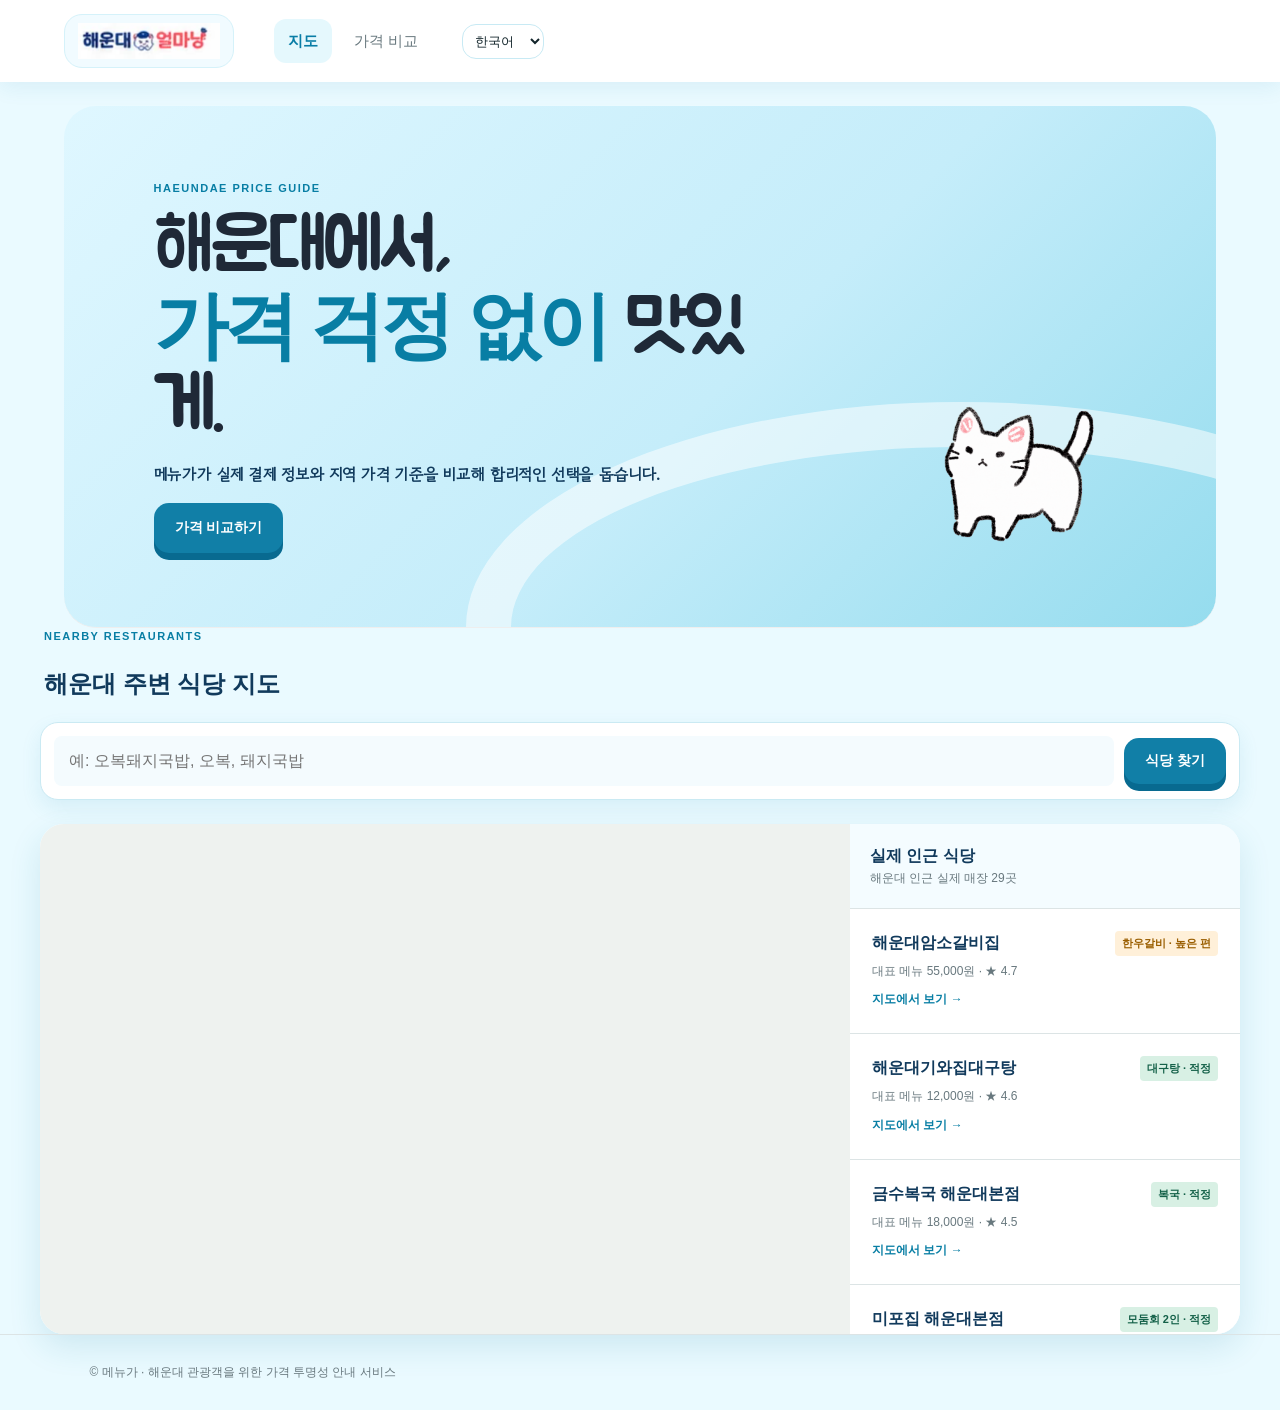
<file: index.html>
﻿<!doctype html>
<html lang="ko">
<head>
  <meta charset="UTF-8">
  <meta name="viewport" content="width=device-width, initial-scale=1.0">
  <title>해운대 얼마냥 | 합리적인 해운대 식당 선택</title>
  <link rel="stylesheet" href="styles.css?v=20260805-rounded-hero-font">
  <link rel="preconnect" href="https://fonts.googleapis.com">
  <link rel="preconnect" href="https://fonts.gstatic.com" crossorigin>
  <link href="https://fonts.googleapis.com/css2?family=Gowun+Dodum&family=Jua&display=swap" rel="stylesheet">
</head>
<body>
  <header class="site-header">
    <a class="brand logo-brand" href="index.html"><img src="logo.png" alt="해운대 얼마냥"></a>
    <nav><a class="active" href="index.html">지도</a><a href="price.html" data-i18n="navPrice">가격 비교</a></nav>
    <select class="language" aria-label="언어 선택"><option value="ko">한국어</option><option value="en">English</option><option value="ja">日本語</option><option value="zh">中文</option></select>
  </header>
  <main>
    <section class="hero page-shell"><div><p class="eyebrow">HAEUNDAE PRICE GUIDE</p><h1 data-i18n="homeTitle">해운대에서,<br>가격 걱정 없이 맛있게.</h1><p data-i18n="homeDesc">메뉴 가격과 지역 기준을 비교해 합리적인 선택을 돕습니다.</p><div class="hero-actions"><a class="button primary" href="price.html" data-i18n="goPrice">가격 비교하기</a></div></div><img class="cat-mascot" src="cat-mascot.png" alt="고양이 마스코트"></section>
    <section class="page-shell nearby-section" id="nearby-map"><div class="section-heading"><div><p class="eyebrow">NEARBY RESTAURANTS</p><h2 data-i18n="mapTitle">해운대 주변 식당 지도</h2></div></div>
      <form class="nearby-search" id="nearbySearch"></form>
      <div class="map-layout home-map-layout"><section class="live-map"><iframe id="actualMap" class="actual-map" title="해운대해수욕장 주변 음식점 지도" src="https://www.google.com/maps?q=restaurants%20near%20Haeundae%20Beach%20Busan&output=embed" loading="lazy"></iframe></section><aside class="place-panel"><div class="panel-head"><b id="nearbyTitle">실제 인근 식당</b><span id="nearbySubtitle">해운대해수욕장 주변 식당</span></div><div id="placeList" class="place-list"></div></aside></div>
    </section>
  </main>
  <footer data-i18n="footerHome">© 메뉴가 · 해운대 관광객을 위한 가격 투명성 안내 서비스</footer>
  <script src="//dapi.kakao.com/v2/maps/sdk.js?appkey=11bd66684ae7b1cc117440ee61e52e2c&libraries=services"></script>
  <script src="app.js?v=20260805-search-status-fix"></script>
</body>
</html>
</file>
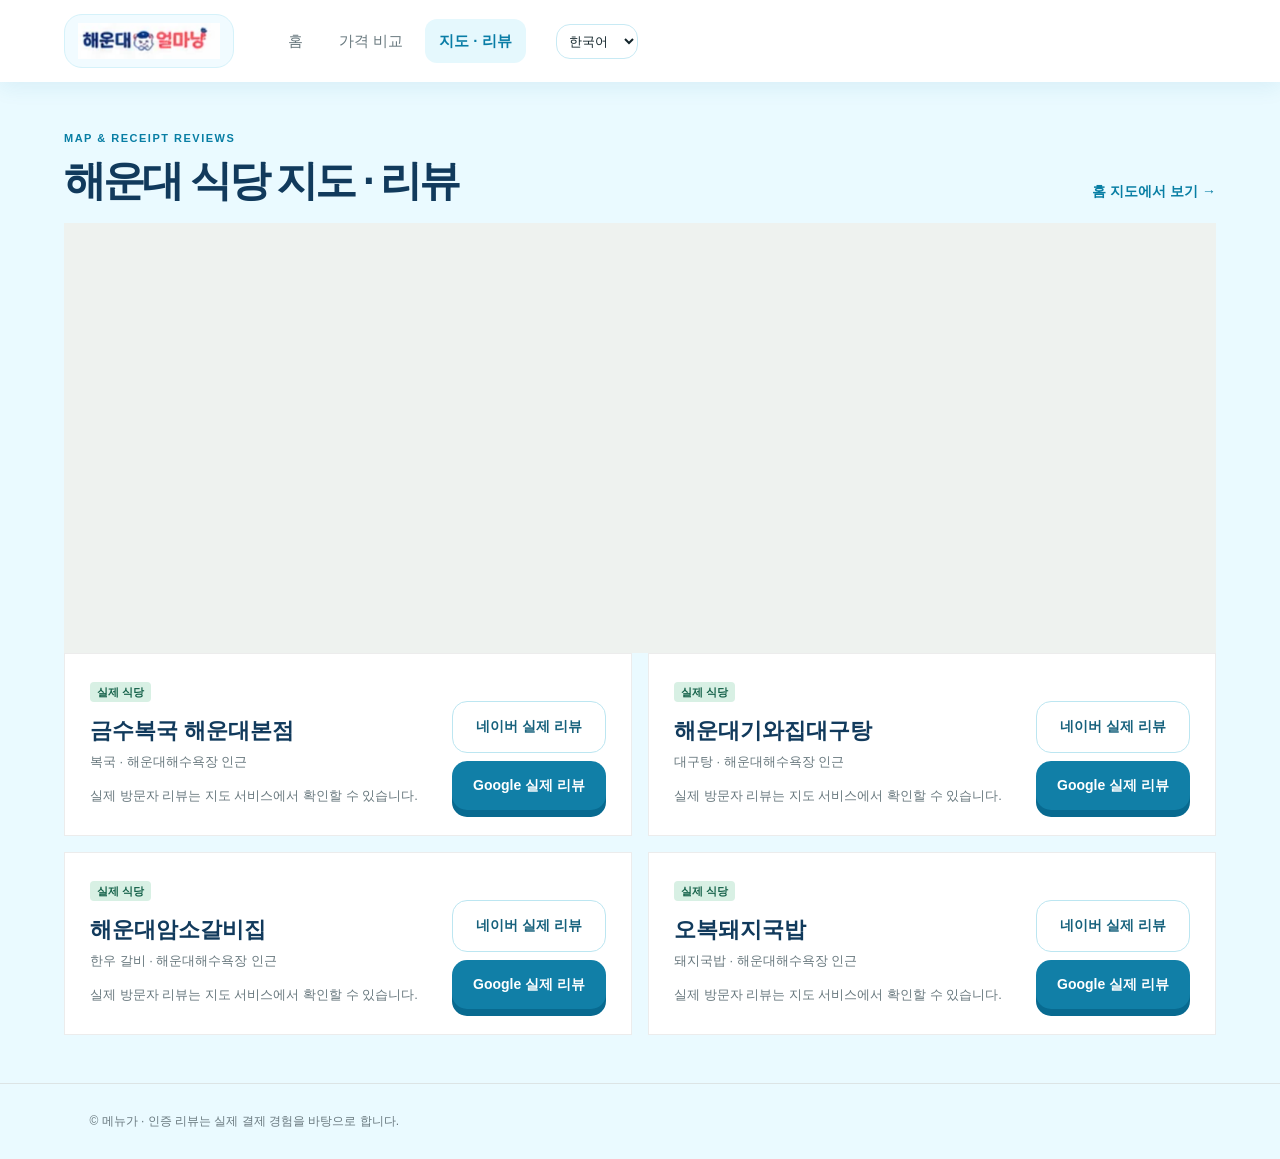
<file: map.html>
﻿<!doctype html>
<html lang="ko">
<head>
  <meta charset="UTF-8">
  <meta name="viewport" content="width=device-width, initial-scale=1.0">
  <title>지도 · 리뷰 | 해운대 얼마냥</title>
  <link rel="stylesheet" href="styles.css?v=20260805-mobile-hero-size">
</head>
<body>
  <header class="site-header">
    <a class="brand logo-brand" href="index.html"><img src="logo.png" alt="해운대 얼마냥"></a>
    <nav><a href="index.html" data-i18n="navHome">홈</a><a href="price.html" data-i18n="navPrice">가격 비교</a><a class="active" href="map.html" data-i18n="navMap">지도 · 리뷰</a></nav>
    <select class="language" aria-label="언어 선택"><option value="ko">한국어</option><option value="en">English</option><option value="ja">日本語</option><option value="zh">中文</option></select>
  </header>
  <main class="map-page">
    <div class="map-toolbar"><div><p class="eyebrow">MAP & RECEIPT REVIEWS</p><h1>해운대 식당 지도 · 리뷰</h1></div><a class="text-link" href="index.html">홈 지도에서 보기 →</a></div>
    <section class="live-map map-page-map"><iframe class="actual-map" title="해운대해수욕장 주변 음식점 지도" src="https://www.google.com/maps?q=restaurants%20near%20Haeundae%20Beach%20Busan&output=embed" loading="lazy"></iframe></section>
    <div class="review-directory" id="reviewDirectory"></div>
  </main>
  <div class="modal" id="reviewModal" hidden><div class="modal-box"><button class="modal-close" aria-label="닫기">×</button><p class="eyebrow">RECEIPT REVIEW</p><h2 id="modalTitle">식당 리뷰</h2><div id="reviewSummary"></div><div id="reviewList"></div><form id="reviewForm"><label><span data-i18n="ratingLabel">별점</span><select id="rating"><option value="5">5점 · 매우 만족</option><option value="4">4점 · 만족</option><option value="3">3점 · 보통</option><option value="2">2점 · 아쉬움</option><option value="1">1점 · 불만족</option></select></label><label><span data-i18n="reviewLabel">후기</span><textarea id="reviewText" placeholder="가격표와 실제 결제 금액을 남겨 주세요."></textarea></label><button class="button primary full" type="submit" data-i18n="submitReview">리뷰 등록</button></form></div></div>
  <footer data-i18n="footerReview">© 메뉴가 · 인증 리뷰는 실제 결제 경험을 바탕으로 합니다.</footer>
  <script src="app.js?v=20260805-search-status-fix"></script>
</body>
</html>
</file>
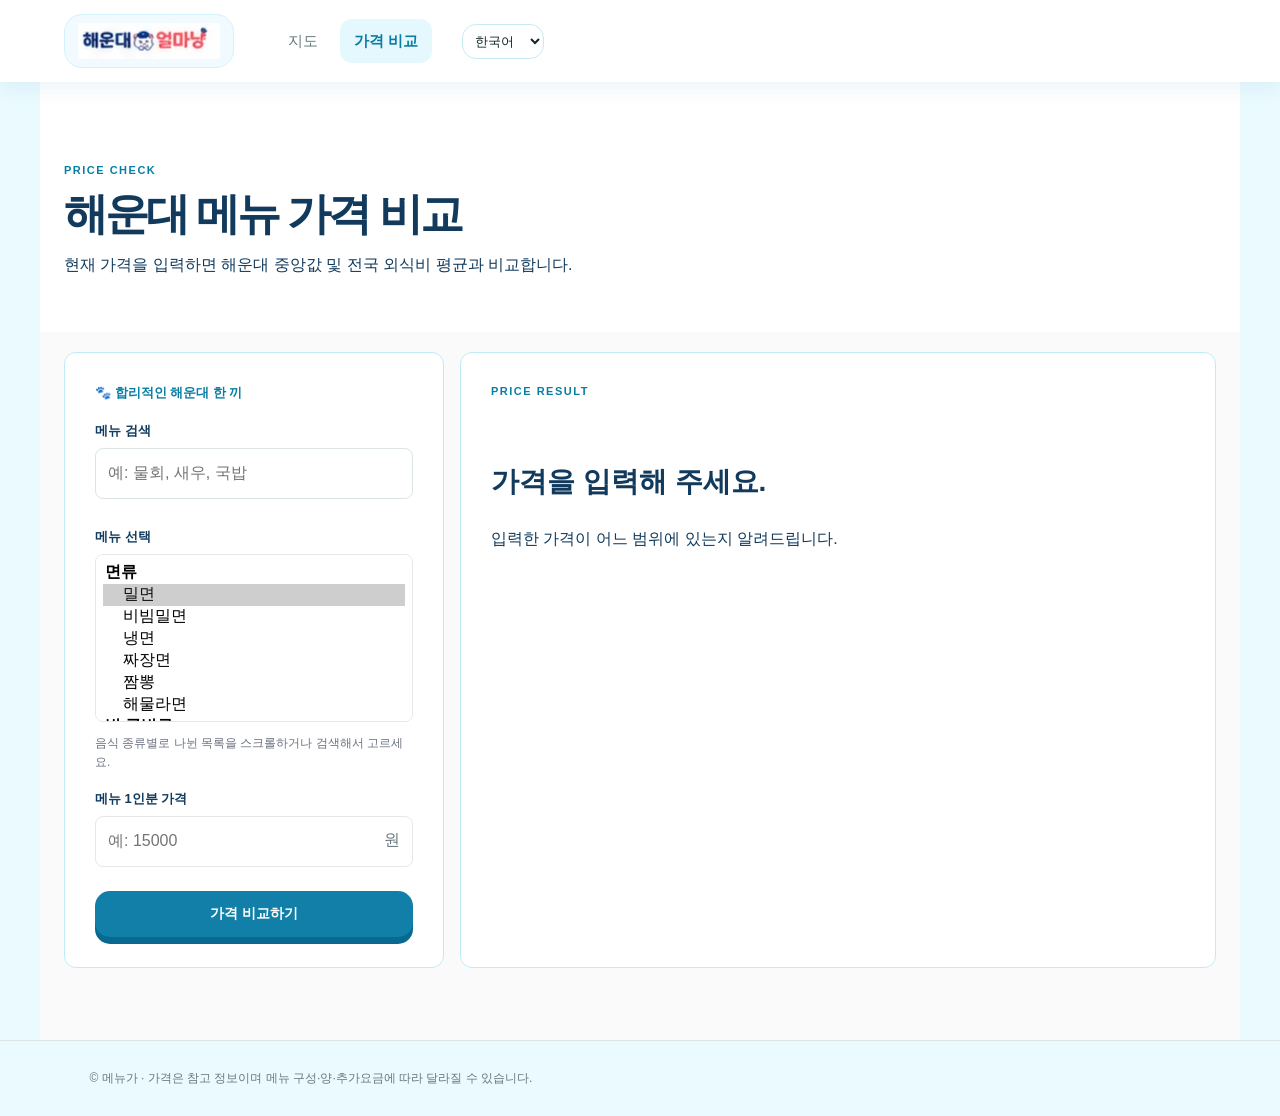
<file: price.html>
﻿<!doctype html>
<html lang="ko">
<head>
  <meta charset="UTF-8">
  <meta name="viewport" content="width=device-width, initial-scale=1.0">
  <title>가격 비교 | 해운대 얼마냥</title>
  <link rel="stylesheet" href="styles.css?v=20260805-mobile-hero-size">
</head>
<body>
  <header class="site-header">
    <a class="brand logo-brand" href="index.html"><img src="logo.png" alt="해운대 얼마냥"></a>
    <nav><a href="index.html">지도</a><a class="active" href="price.html" data-i18n="navPrice">가격 비교</a></nav>
    <select class="language" aria-label="언어 선택"><option value="ko">한국어</option><option value="en">English</option><option value="ja">日本語</option><option value="zh">中文</option></select>
  </header>
  <main class="page-shell">
    <div class="page-intro"><p class="eyebrow">PRICE CHECK</p><h1 data-i18n="priceTitle">해운대 메뉴 가격 비교</h1><p data-i18n="priceDesc">현재 가격을 입력하면 해운대 중앙값과 비교합니다.</p></div>
    <section class="comparison-layout">
      <form class="calculator-card" id="priceForm"></form>
      <section class="result-card" aria-live="polite"><p class="eyebrow">PRICE RESULT</p><div id="resultEmpty"><h2 data-i18n="emptyTitle">가격을 입력해 주세요.</h2><p data-i18n="emptyDesc">입력한 가격이 어느 범위에 있는지 알려드립니다.</p></div><div id="resultContent" hidden></div></section>
    </section>
  </main>
  <footer data-i18n="footerPrice">© 메뉴가 · 가격은 참고 정보이며 메뉴 구성·양·추가요금에 따라 달라질 수 있습니다.</footer>
  <script src="//dapi.kakao.com/v2/maps/sdk.js?appkey=11bd66684ae7b1cc117440ee61e52e2c&libraries=services"></script>
  <script src="app.js?v=20260805-search-status-fix"></script>
</body>
</html>
</file>
<file: styles.css>
:root{--ink:#13252b;--muted:#68787e;--line:#dce4e5;--cream:#f7f6f1;--mint:#cbe9dd;--green:#0a6b58;--coral:#ef7658;--blue:#a7d9e7}*{box-sizing:border-box}body{margin:0;background:var(--cream);color:var(--ink);font-family:Arial,"Noto Sans KR",sans-serif;line-height:1.55}.site-header{height:76px;padding:0 clamp(20px,6vw,92px);display:flex;align-items:center;gap:30px;background:#fff;border-bottom:1px solid var(--line);position:sticky;top:0;z-index:10}.brand{display:flex;align-items:center;gap:9px;text-decoration:none;color:var(--ink);font-weight:800;font-size:20px;white-space:nowrap}.brand-mark{display:grid;place-items:center;width:28px;height:28px;border-radius:50%;background:var(--green);color:#fff;font:800 14px Georgia}nav{display:flex;gap:24px;margin-left:auto}nav a{color:var(--muted);font-size:14px;text-decoration:none;padding:26px 0 22px;border-bottom:3px solid transparent}nav a.active{color:var(--ink);font-weight:700;border-color:var(--green)}.language{border:1px solid var(--line);background:#fff;border-radius:8px;padding:8px;color:var(--ink)}.hero{min-height:580px;padding:100px max(7vw,24px);background:linear-gradient(120deg,#edf8f4 0%,#e8f5f1 53%,#d4edf4 100%);position:relative;overflow:hidden}.hero:after{content:"";position:absolute;width:700px;height:280px;border:35px solid rgba(10,107,88,.1);border-radius:50%;right:-180px;bottom:-140px}.eyebrow{font-size:11px;letter-spacing:1.5px;font-weight:800;color:var(--green);margin:0 0 12px}.hero h1,.page-intro h1,.map-toolbar h1{font-size:clamp(42px,6vw,78px);line-height:1.05;letter-spacing:-3px;margin:0;position:relative;z-index:1}.hero em{font-family:Georgia,serif;font-weight:400;color:var(--green)}.hero-copy{max-width:430px;color:#41575f;font-size:17px;margin:24px 0;position:relative;z-index:1}.hero-actions{display:flex;gap:10px;position:relative;z-index:1}.button{display:inline-block;border:0;border-radius:8px;padding:13px 20px;text-decoration:none;font-weight:700;font-size:14px;cursor:pointer;text-align:center}.primary{background:var(--green);color:white}.ghost{background:#fff;color:var(--ink);border:1px solid var(--line)}.full{width:100%;margin-top:24px}.hero-metrics{position:absolute;right:8vw;top:180px;z-index:2;width:250px;display:grid;gap:12px}.hero-metrics div{background:rgba(255,255,255,.85);border:1px solid #fff;border-radius:12px;padding:15px 18px;box-shadow:0 8px 28px rgba(40,88,91,.08)}.hero-metrics b,.hero-metrics span{display:block}.hero-metrics b{font-size:20px}.hero-metrics span{font-size:12px;color:var(--muted)}.section{padding:80px max(7vw,24px)}.section h2{font-size:32px;letter-spacing:-1px;margin:0 0 30px}.feature-grid{display:grid;grid-template-columns:repeat(3,1fr);gap:16px}.feature-grid article{padding:28px;border-top:3px solid var(--ink);background:#fff}.feature-number{font:24px Georgia;color:var(--coral)}.feature-grid h3{font-size:20px;margin:25px 0 8px}.feature-grid p,.source-note{color:var(--muted);font-size:14px}.dark-panel{margin:0 max(7vw,24px) 80px;padding:46px;background:var(--ink);color:white;display:flex;align-items:center;justify-content:space-between}.light{color:var(--mint)}.dark-panel h2{margin:0}.light-button{background:var(--mint);color:var(--ink)}footer{padding:28px max(7vw,24px);border-top:1px solid var(--line);font-size:12px;color:var(--muted)}.page-shell{max-width:1200px;margin:auto}.page-intro{padding:80px 24px 38px}.page-intro h1{font-size:50px}.comparison-layout{display:grid;grid-template-columns:380px 1fr;gap:16px;padding:0 24px 72px}.calculator-card,.result-card{padding:30px;background:#fff;border:1px solid var(--line);border-radius:12px}.calculator-card label{font-size:13px;font-weight:700;display:block;margin:18px 0 7px}.calculator-card small{color:var(--muted);font-weight:400}.calculator-card select,.price-input,input,textarea{width:100%;padding:12px;border:1px solid var(--line);border-radius:8px;background:#fff;font:inherit}.price-input{position:relative;padding:0;border:0}.price-input span{position:absolute;right:13px;top:12px;color:var(--muted)}.form-note{font-size:11px;color:var(--muted)}.result-card{background:linear-gradient(150deg,#fff,#edf8f4);min-height:380px}.result-card h2{font-size:28px;margin-top:60px}.result-summary h2{font-size:34px;margin:7px 0}.status{display:inline-block;padding:6px 10px;border-radius:20px;font-size:12px;font-weight:800}.status.ok{background:#d8f0e4;color:#176047}.status.warn{background:#fff0d9;color:#9a5e00}.status.high{background:#fde0dc;color:#a03326}.result-numbers{display:grid;grid-template-columns:repeat(3,1fr);gap:10px;margin-top:26px}.result-numbers div{padding:14px;background:#fff;border-radius:8px}.result-numbers span,.result-numbers b{display:block}.result-numbers span{font-size:11px;color:var(--muted)}.result-numbers b{margin-top:6px}.no-top-padding{padding-top:0}.section-heading{display:flex;justify-content:space-between;align-items:end}.data-badge{font-size:12px;padding:6px 10px;border:1px solid var(--line);border-radius:20px}.average-grid{display:grid;grid-template-columns:repeat(4,1fr);gap:10px}.average-grid div{background:#fff;padding:16px;border-radius:8px;border:1px solid var(--line)}.average-grid span,.average-grid b{display:block}.average-grid span{font-size:12px;color:var(--muted)}.average-grid b{font-size:18px;margin-top:6px}.map-page{min-height:calc(100vh - 130px);padding:48px max(5vw,20px)}.map-toolbar{display:flex;justify-content:space-between;align-items:end;margin-bottom:20px}.map-toolbar h1{font-size:42px}.filter-row{display:flex;gap:7px}.filter{background:#fff;border:1px solid var(--line);padding:9px 12px;border-radius:20px;cursor:pointer}.filter.active{border-color:var(--green);background:var(--green);color:#fff}.map-layout{display:grid;grid-template-columns:minmax(0,1fr) 390px;height:610px;border:1px solid var(--line);background:#fff}.map-canvas{position:relative;overflow:hidden;background:#edf1e8;background-image:linear-gradient(35deg,transparent 48%,#d8e0d3 49%,#d8e0d3 51%,transparent 52%),linear-gradient(125deg,transparent 48%,#d8e0d3 49%,#d8e0d3 51%,transparent 52%);background-size:95px 95px}.sea{position:absolute;right:-30px;top:-20px;width:42%;height:110%;background:#bfe5f0;border-radius:40% 0 0 45%;transform:rotate(4deg)}.map-label{position:absolute;z-index:1;font-size:12px;color:#24738a;font-weight:700}.beach{right:11%;top:49%}.map-road{position:absolute;background:#fff;z-index:1;box-shadow:0 0 0 1px #d4ddd2}.road-one{width:120%;height:20px;top:42%;left:-10%;transform:rotate(-17deg)}.road-two{height:120%;width:16px;top:-10%;left:43%;transform:rotate(25deg)}.marker{position:absolute;z-index:3;width:34px;height:34px;display:grid;place-items:center;background:var(--coral);border:3px solid white;border-radius:50% 50% 50% 0;transform:rotate(-45deg);box-shadow:0 4px 11px #526b7140;cursor:pointer}.marker span{transform:rotate(45deg);color:white;font-size:12px;font-weight:800}.map-credit{position:absolute;bottom:10px;left:12px;z-index:4;font-size:9px;color:#6a7d80;background:#ffffffb3;padding:4px}.place-panel{overflow:auto}.panel-head{padding:20px;border-bottom:1px solid var(--line)}.panel-head b,.panel-head span{display:block}.panel-head span{font-size:12px;color:var(--muted)}.place-card{padding:18px 20px;border-bottom:1px solid var(--line);cursor:pointer}.place-card:hover{background:#f4faf7}.place-top{display:flex;justify-content:space-between;gap:8px}.place-card h3{font-size:16px;margin:0}.place-card p{font-size:12px;color:var(--muted);margin:6px 0}.stars{color:#df8c1e;font-size:13px}.price-tag{font-size:11px;font-weight:800;padding:4px 7px;border-radius:4px;white-space:nowrap}.tag-적정{color:#146149;background:#d8f0e4}.tag-주의{color:#9a5e00;background:#fff0d9}.modal{position:fixed;z-index:30;inset:0;background:#10222899;display:grid;place-items:center;padding:20px}.modal-box{width:min(590px,100%);max-height:90vh;overflow:auto;position:relative;background:var(--cream);padding:30px;border-radius:14px}.modal-close{position:absolute;right:18px;top:15px;background:none;border:0;font-size:28px;cursor:pointer}.review-summary{background:#dff1eb;padding:15px;border-radius:8px;font-size:14px}.review-item{padding:14px 0;border-bottom:1px solid var(--line);font-size:14px}.review-item p{margin:4px 0}.modal label{display:block;font-size:13px;font-weight:700;margin-top:15px}.modal textarea{min-height:84px;resize:vertical;margin-top:7px}.modal select,.modal input{margin-top:7px}.modal input[type=file]{font-size:12px;background:#fff}
.modal[hidden]{display:none}.map-search-links{margin-top:12px;padding:10px;background:#f1f7f5;border-radius:8px;font-size:12px}.map-search-links span{display:block;font-weight:700;margin-bottom:6px}.map-search-links a{color:var(--green);text-decoration:none;font-weight:700;margin-right:12px}
.logo-brand img{width:142px;height:auto;display:block}.text-link{color:var(--green);font-weight:700;text-decoration:none;font-size:14px}.home-map-section{padding-top:55px}.home-map-layout{height:510px}.review-directory{display:grid;grid-template-columns:repeat(2,1fr);gap:16px}.review-directory-card{background:#fff;border:1px solid var(--line);padding:25px;display:flex;justify-content:space-between;align-items:end;gap:15px}.review-directory-card h2{font-size:22px;margin:10px 0 4px}.review-directory-card p{font-size:13px;color:var(--muted);margin:4px 0}.review-preview{margin-top:14px!important}.modal[hidden]{display:none}.map-search-links{margin-top:12px;padding:10px;background:#f1f7f5;border-radius:8px;font-size:12px}.map-search-links span{display:block;font-weight:700;margin-bottom:6px}.map-search-links a{color:var(--green);text-decoration:none;font-weight:700;margin-right:12px}
.review-links{display:grid;gap:8px;min-width:145px}.review-links .button{white-space:nowrap}
.live-map{height:100%;min-height:430px;z-index:1;background:#eef2ef}.actual-map{display:block;width:100%;height:100%;min-height:430px;border:0}.map-loading{padding:20px;font-size:13px;color:var(--muted)}.place-map-link{font-size:12px;color:var(--green);font-weight:700;text-decoration:none}
@media(max-width:800px){.site-header{padding:0 18px;height:auto;min-height:68px;gap:10px;flex-wrap:wrap}.brand{font-size:18px}.logo-brand img{width:118px}.site-header nav{order:3;width:100%;justify-content:space-between;margin:0}.site-header nav a{padding:8px 0 10px}.language{margin-left:auto;font-size:11px}.hero{padding-top:75px;min-height:650px}.hero-metrics{position:relative;right:auto;top:auto;width:100%;margin-top:45px}.feature-grid,.comparison-layout,.map-layout,.review-directory{grid-template-columns:1fr}.dark-panel{margin-bottom:50px;display:block}.dark-panel .button{margin-top:24px}.average-grid{grid-template-columns:repeat(2,1fr)}.comparison-layout{padding-bottom:45px}.result-numbers{grid-template-columns:1fr}.map-toolbar{display:block}.filter-row{margin-top:15px}.map-layout{height:auto}.home-map-layout{height:auto}.map-canvas{height:430px}.place-panel{max-height:450px}.review-directory-card{display:block}.review-directory-card .button{margin-top:15px}.page-intro h1{font-size:38px}.hero h1{letter-spacing:-2px}}
/* 밝은 지도 서비스 테마 */
body{background:#fff;color:#202124}.site-header{background:#fff;box-shadow:0 1px 6px #00000012;border-bottom:1px solid #eee}.hero{min-height:470px;background:#fff;padding-top:74px;border-bottom:1px solid #eee}.hero:after{display:none}.hero h1{color:#1f2937}.hero em{color:#f05b5b}.hero-copy{color:#6b7280}.hero-metrics div,.feature-grid article,.calculator-card,.result-card,.average-grid div,.review-directory-card{box-shadow:none;border:1px solid #ececec}.section{background:#fff}.feature-section{background:#fafafa}.dark-panel{background:#fff;color:#202124;border:1px solid #eee;border-radius:12px}.dark-panel .eyebrow{color:#ef7658}.light-button{background:#ef7658;color:#fff}.primary{background:#ef7658}.ghost{background:#fff}.button{border-radius:7px}.page-intro{background:#fff}.page-intro h1{font-size:44px}.comparison-layout{background:#fafafa;padding-top:20px}.result-card{background:#fff}.map-layout{border:1px solid #eee;border-radius:10px;overflow:hidden}.place-card{background:#fff}.place-card:hover{background:#fff7f5}.price-input input,#menuSearch{border-color:#e5e7eb}.map-search-links{background:#fff7f5}
body,.hero em,.feature-number{font-family:Arial,"Noto Sans KR",sans-serif!important;font-style:normal}.hero em{font-weight:800}.result-numbers{grid-template-columns:repeat(2,1fr)}
.nearby-search{display:flex;gap:10px;align-items:flex-start;margin:0 0 24px}.nearby-search input{flex:1;border:1px solid #e5e7eb;border-radius:8px;padding:13px 15px;font:inherit}.nearby-search input[type=search]{min-width:180px}.nearby-search .button{margin:0;align-self:center;white-space:nowrap}
.search-result-card{padding:22px}.search-result-links{display:flex;gap:8px;margin-top:15px}.search-result-links .button{padding:10px 12px;font-size:12px}
.calculator-card select,.nearby-search select{width:100%;padding:12px;border:1px solid #e5e7eb;border-radius:8px;background:#fff;font:inherit}.calculator-card select[size]{height:168px;padding:7px;overflow-y:auto}.calculator-card input[type=search]{margin-bottom:10px}.nearby-search select{flex:1;min-width:190px;max-height:140px;padding:7px;overflow-y:auto}.menu-help{margin:7px 0 16px;color:#6b7280;font-size:12px}.recommendation-box{margin-top:24px;padding:18px;background:#fff7f5;border:1px solid #fde0dc;border-radius:10px}.recommendation-box h3{margin:0 0 4px;font-size:17px}.recommendation-box>p,.recommendation-box small{display:block;margin:4px 0 12px;color:#6b7280;font-size:12px}.mini-recommendation{display:flex;justify-content:space-between;gap:12px;padding:12px 0;border-top:1px solid #f0dcd7}.mini-recommendation:first-of-type{border-top:0}.mini-recommendation b,.mini-recommendation span,.mini-recommendation strong,.mini-recommendation em{display:block}.mini-recommendation span{font-size:11px;color:#6b7280;margin-top:2px}.mini-recommendation strong{text-align:right;font-size:14px}.mini-recommendation em{margin-top:4px;font-style:normal;text-align:center}.sr-only{position:absolute;width:1px;height:1px;padding:0;margin:-1px;overflow:hidden;clip:rect(0,0,0,0);white-space:nowrap;border:0}.tag-낮음{color:#21668c;background:#dceff8}.result-summary small{font-size:16px;color:#6b7280;font-weight:500}@media(max-width:800px){.nearby-search{flex-wrap:wrap}.nearby-search input[type=search],.nearby-search select{flex-basis:100%;width:100%}.nearby-search .button{width:100%}}
.actual-place-box .button{padding:8px 10px;font-size:12px}.actual-place-box .mini-recommendation{align-items:center}
/* 바다·고양이 테마 */
:root{--green:#087ea4;--coral:#ff7b71;--mint:#d9f4fb;--cream:#f5fcff;--blue:#72cce8}.site-header{border-bottom:2px solid #bdebf8}.brand:after{content:'🐾';font-size:18px}.hero{background:linear-gradient(145deg,#e9fbff 0%,#d5f4ff 48%,#a9e0f3 100%)}.hero:before{content:'🐱';position:absolute;right:9vw;top:90px;font-size:70px;filter:drop-shadow(0 8px 8px #1183a433)}.hero em,.eyebrow{color:#087ea4}.primary{background:#087ea4}.dark-panel,.feature-grid article,.calculator-card,.result-card,.map-layout{border-color:#bdebf8}.place-card:hover{background:#eefaff}.actual-map{touch-action:pan-x pan-y}.map-layout{box-shadow:0 10px 30px #2388a51a}.recommendation-box{background:#effaff;border-color:#bdebf8}.calculator-card:before{content:'🐾 합리적인 해운대 한 끼';display:block;color:#087ea4;font-size:13px;font-weight:800}
/* refreshed ocean cat interface */
:root{--navy:#113a5c;--sky:#36bde4;--foam:#eafaff;--sand:#fffaf0;--peach:#ff9b8f}body{background:var(--foam);color:var(--navy)}.site-header{height:82px;padding:0 max(5vw,24px);background:#fff;border:0;box-shadow:0 5px 20px #1c7ca717}.logo-brand{padding:8px 13px;background:#f1fbff;border:1px solid #d5f2fa;border-radius:18px}.logo-brand:after{content:'';display:none}nav{margin-left:10px;gap:8px}nav a{padding:10px 14px;border:0;border-radius:12px;font-size:15px}nav a.active{background:#e5f8fd;color:#097da6;border:0}.language{border-radius:14px;border-color:#c8eaf4}.hero{min-height:500px;margin:24px max(5vw,24px) 0;padding:74px clamp(28px,7vw,100px);border-radius:32px;background:linear-gradient(135deg,#dff7ff 0%,#c5edfa 56%,#95dcee 100%);isolation:isolate}.hero:after{display:block;z-index:-1;width:900px;height:360px;right:-240px;bottom:-225px;border:45px solid #fff8;border-radius:50%}.hero:before{content:'';right:10%;top:95px;width:150px;height:135px;background:#fff;border-radius:48% 48% 44% 44%;border:5px solid #113a5c;box-shadow:inset 0 -18px #b8e9f7,0 16px 0 #75cde3,0 25px 28px #116e8f30;filter:none}.hero h1{max-width:610px;font-size:clamp(44px,6vw,74px);letter-spacing:-4px}.hero h1:after{content:'◕ ᴥ ◕';position:absolute;right:-175px;top:106px;color:#113a5c;font:800 25px/1 Arial;letter-spacing:3px;z-index:2}.hero h1:before{content:'';position:absolute;right:-162px;top:74px;width:27px;height:33px;background:#fff;border:5px solid #113a5c;border-bottom:0;border-radius:90% 18% 0 0;transform:rotate(-28deg);z-index:2}.hero-copy{font-size:17px;color:#28556d}.button{border-radius:15px;padding:14px 21px}.primary{background:#117fa7;box-shadow:0 7px 0 #086a90}.primary:active{transform:translateY(4px);box-shadow:0 3px 0 #086a90}.ghost{border:1px solid #bce6f1;background:#ffffffd9;color:#16617c}.section{padding:68px max(5vw,24px)}.section-heading{padding:0 4px}.section h2{font-size:34px}.home-map-section{background:linear-gradient(#eafaff,#f8fdff)}.nearby-search{padding:13px;background:#fff;border:1px solid #caeaf3;border-radius:18px;box-shadow:0 8px 20px #2c95b41c}.nearby-search input{border:0!important;background:#f4fbfe}.map-layout{border:0;border-radius:24px;box-shadow:0 13px 32px #197c9c24}.place-panel{background:#fff}.panel-head{background:#f4fcff}.feature-grid{gap:20px}.feature-grid article{border:0;border-radius:22px;box-shadow:0 11px 26px #1b78991c}.feature-grid article:nth-child(2){transform:translateY(14px)}.feature-number{color:#1cafd6;font-weight:800}.dark-panel{margin:0 max(5vw,24px) 64px;border:0;border-radius:28px;background:linear-gradient(135deg,#123f62,#086f95);color:white;overflow:hidden}.dark-panel:after{content:'🐾';font-size:100px;opacity:.22}.light-button{background:#fff;color:#08799f}@media(max-width:800px){.site-header{height:auto;padding:12px 16px}.hero{margin:12px 16px;padding:52px 28px;min-height:510px;border-radius:25px}.hero:before{right:26px;top:300px;width:105px;height:98px}.hero h1:after{right:4px;top:320px;font-size:18px}.hero h1:before{right:14px;top:300px;transform:scale(.65) rotate(-28deg)}.hero-copy{max-width:62%}.feature-grid article:nth-child(2){transform:none}.nearby-search{gap:8px}.section{padding:48px 16px}}
.tag-낮음{color:#21668c;background:#dceff8}.price-judgement{font-size:13px;color:#4b5563}
.tag-정보없음{color:#64748b;background:#e2e8f0}
/* friendlier cat character */
.hero:before{content:'🐱';display:grid;place-items:center;right:9%;top:78px;width:145px;height:145px;background:#fff;border:0;border-radius:50%;font-size:92px;line-height:1;box-shadow:0 14px 0 #77cfe5,0 25px 30px #116e8f2d}.hero h1:after{content:'♡';right:-145px;top:86px;color:#ff8e94;font:900 40px/1 Arial;letter-spacing:0;text-shadow:0 3px #fff}.hero h1:before{display:none}@media(max-width:800px){.hero:before{right:26px;top:295px;width:104px;height:104px;font-size:66px;box-shadow:0 10px 0 #77cfe5,0 18px 20px #116e8f2d}.hero h1:after{right:13px;top:302px;font-size:28px}.site-header nav{width:auto;order:initial}.site-header nav a{padding:8px 10px}}
.hero:before{content:'';width:220px;height:220px;background:transparent url('cat-mascot.png') center/contain no-repeat;border:0;border-radius:0;box-shadow:none}.hero h1:after{right:-180px;top:76px}@media(max-width:800px){.hero:before{width:150px;height:150px;right:12px;top:270px;background-size:contain;box-shadow:none}.hero h1:after{right:15px;top:270px}}
.hero:before{display:none}.hero h1:after{display:none}.cat-mascot{position:absolute;right:8%;bottom:38px;width:220px;height:auto;object-fit:contain;z-index:2}@media(max-width:800px){.hero h1{font-size:clamp(35px,10vw,44px);line-height:1.12;letter-spacing:-2px}.cat-mascot{right:18px;bottom:24px;width:145px}}.hero h1{font-family:'Jua','Arial Rounded MT Bold','Noto Sans KR',sans-serif!important;font-weight:400}.hero>div>p:not(.eyebrow){font-family:'Gowun Dodum','Noto Sans KR',sans-serif;font-weight:600;letter-spacing:-.2px}
</file>
